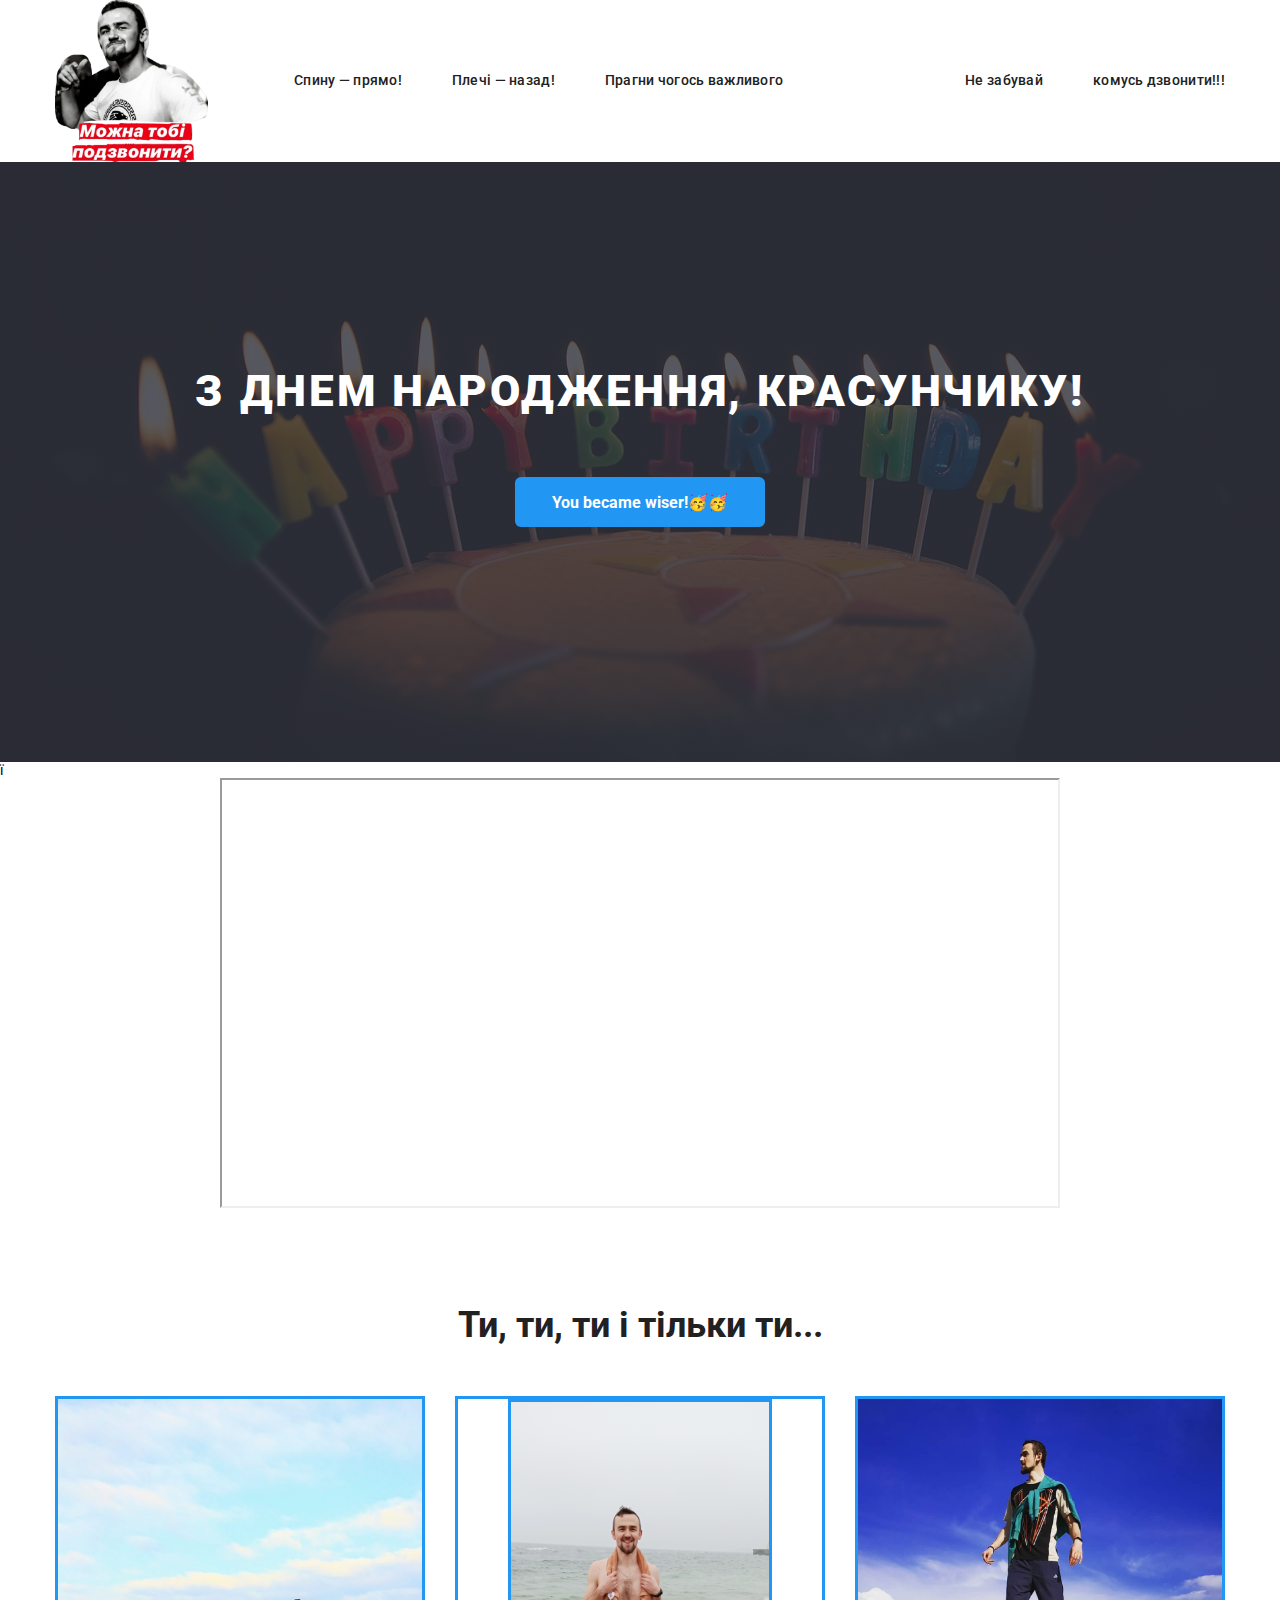
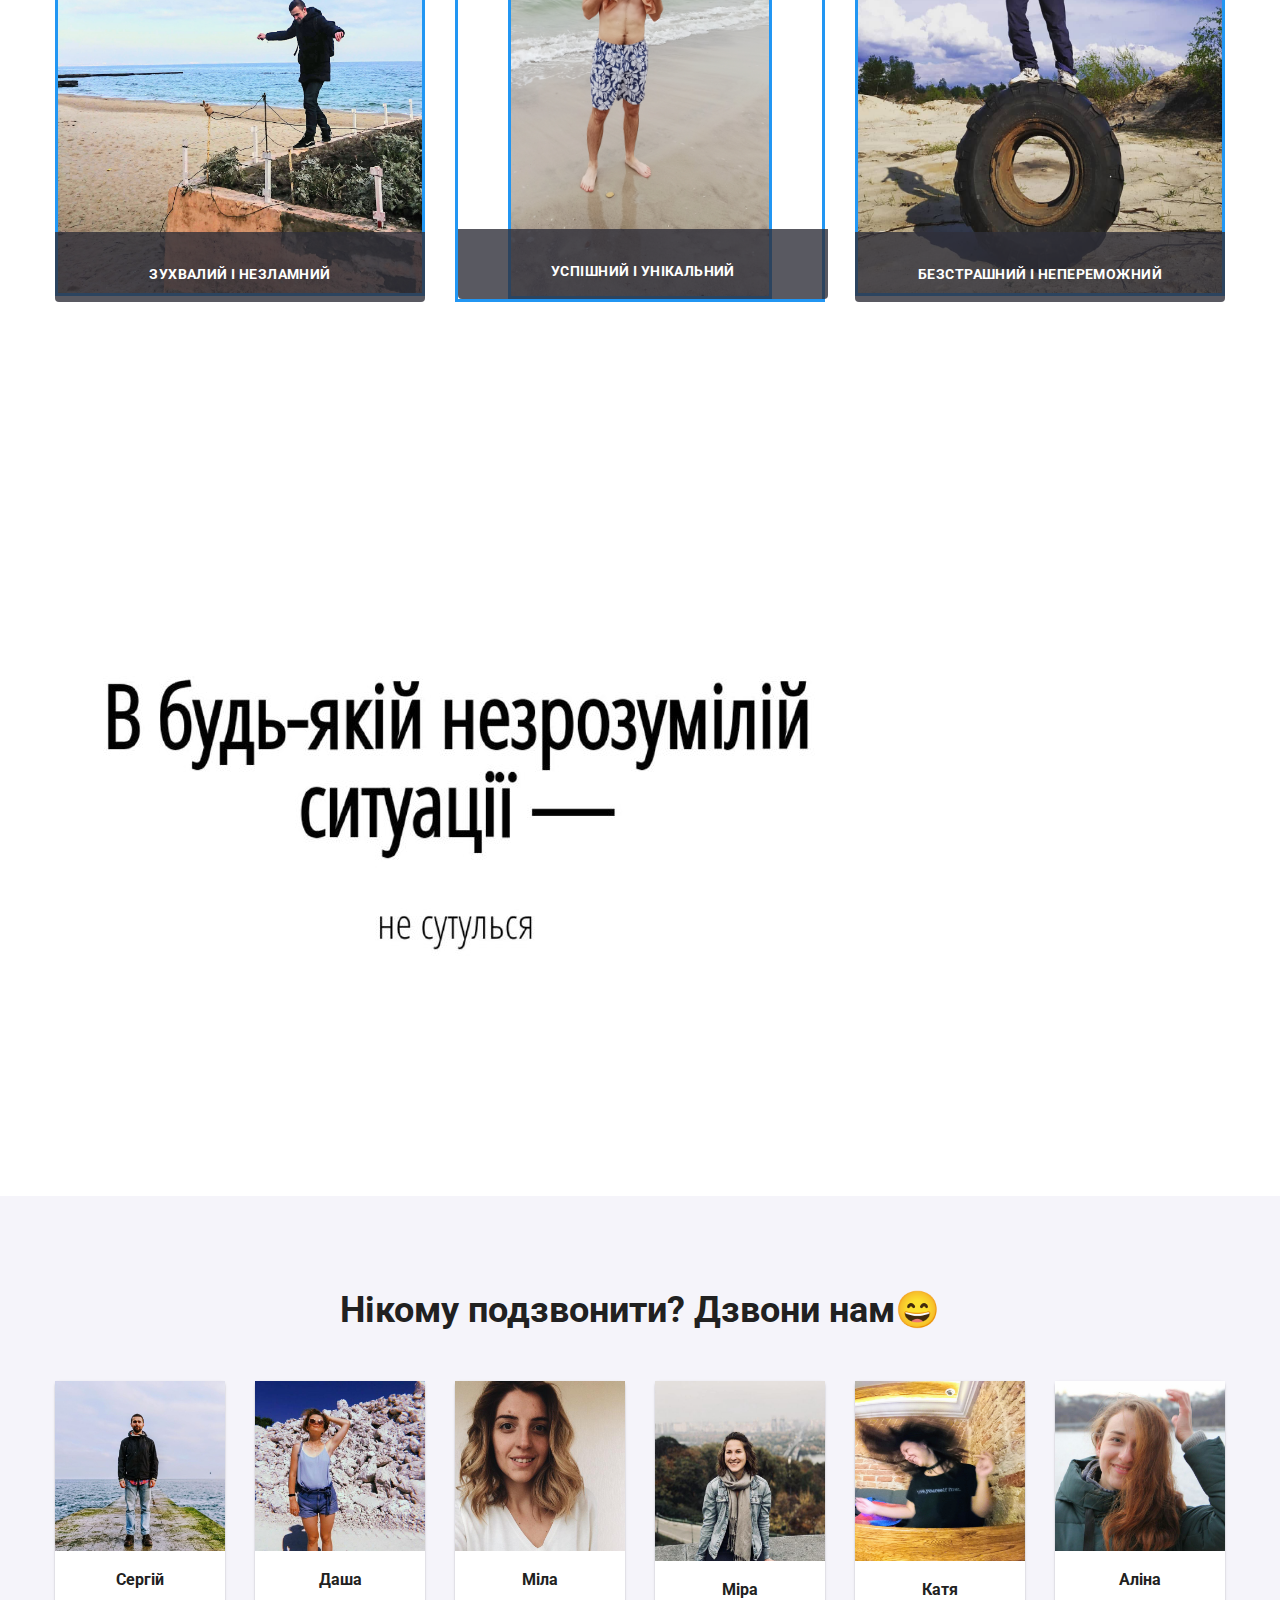
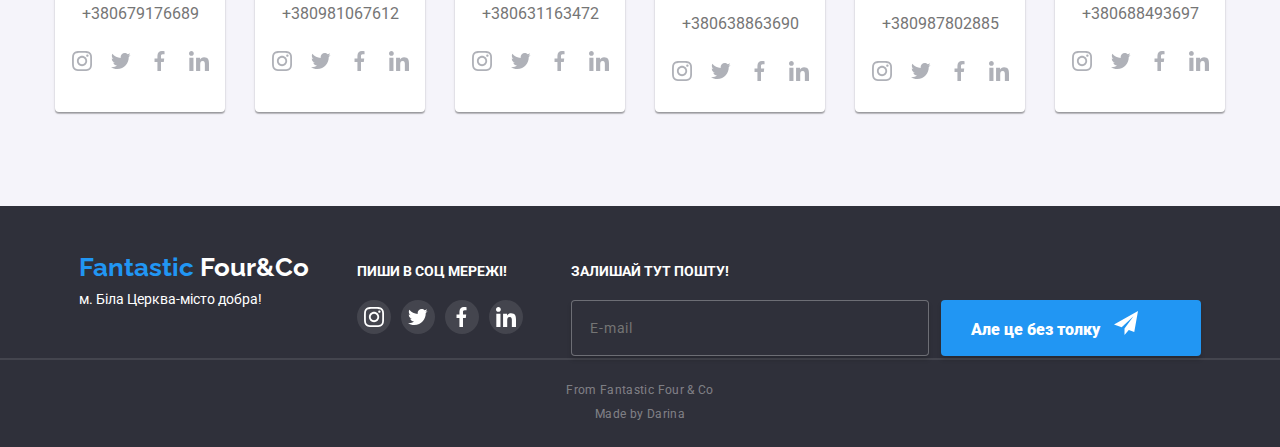
<file: index.html>
<!DOCTYPE html>
<html lang="en">
  <head>
    <meta charset="UTF-8" />
    <meta name="viewport" content="width=device-width, initial-scale=1.0" />

    <title>Happy Birthday!</title>
    <link
    href="https://fonts.googleapis.com/css2?family=Raleway:wght@700;900&family=Roboto:wght@400;500;700;900&display=swap"
    rel="stylesheet"
  />
<link rel="stylesheet" href="https://cdnjs.cloudflare.com/ajax/libs/modern-normalize/0.6.0/modern-normalize.css">
    <link rel="stylesheet" href="./css/styles.css" />
    

  

  
  </head>
  <body>
    <!--ШАПКА сайта-->
        
          <header class="header-content container">
             
              <nav  class="main-nav">
                <a href="./index.html">
                  <img src="./img/dima-face.jpg" width="153" height="100" alt="">
                </a>
                
                  <ul class="site-nav">
                    <li class="item-nav"><a class="nav-option" href="./index.html">Спину — прямо!</a></li>
                    <li class="item-nav"><a class="nav-option" href="">Плечі — назад!</a></li>
                    <li class="item-nav"><a class="nav-option" href="">Прагни чогось важливого</a></li>
                  </ul>
                  </nav>
                
                <ul class="contacts break">
                  <li class="item-nav"><a class="nav-option" href="./index.html">Не забувай</a></li>
                    
                  <li class="item-nav"><a class="nav-option" href="./portfolio.html">комусь дзвонити!!!</a></li>
                </ul>
              
            
             
          
            </header>
            
        <main>
        
          
            
              <section class="section-hero">
                <div class="overlay-image">
                  <h1 class="hero-title">З Днем Народження, красунчику!
                </h1>
                <a class="order-button" href="">You became wiser!🥳🥳</a>
              </div>

                
                
              </section>ї


              <section class="section-hero">
                <iframe width="840" height="430"
src="https://www.youtube.com/embed/Q4aLqGTgxoI?autoplay=1">
</iframe>
              </section>
            
      <!-- central  -->
      
            <!-- <section class="section">
              <div class="container">
              
                <ul class="list-images">
                  <li class="item-image icon-antenna">
                    
                   <div class="plus">
                    <svg class="advantage-icon" width="66 " height="70">
                      <use href="./img/symbol-defs.svg#icon-antenna"></use>
                   </svg>
                   </div>
                    <h3 class="section-title">Внимание к деталям</h3>
                    <p class="text-section">
                      Идейные соображения, а также начало повседневной работы по формированию позиции.
                    </p>
                  </li>
                  <li class="item-image">
                    <div class="plus">
                      <svg  class="advantage-icon"width="66 " height="70">
                        <use href="./img/symbol-defs.svg#icon-clock"></use>
                     </svg>
                    </div>

                    <h3 class="section-title">Пунктуальность</h3>
                    <p  class="text-section">
                      Задача организации, в особенности же <br />
                      рамки и место обучения кадров влечет <br />
                      за собой.
                    </p>
                  </li>
                  <li class="item-image">
                    <div class="plus">
                      <svg  class="advantage-icon" width="77" height="54">
                      <use href="./img/symbol-defs.svg#icon-diagram"></use>
                      </svg>
                    </div>
                    <h3 class="section-title">Планирование</h3>
                    <p class="text-section">
                      Равным образом консультация с <br />
                      широким активом в значительной <br />
                      степени обуславливает.
                    </p>
                  </li>
                  <li class="item-image">
                  <div class="plus"> 
                    <svg  class="advantage-icon" width="77" height="54">
                    <use href="./img/symbol-defs.svg#icon-astronaut"></use>
                    </svg>
                </div>
                    <h3 class="section-title">Современные технологии</h3>
                    <p class="text-section">
                      Значимость этих проблем настолько 
                      очевидна, что реализация плановых 
                      заданий.
                    </p>
                  </li>
                </ul>
             </div>
            </section> -->

            <section class="section">
              <div class="container">
                <h2 class="central-title">Ти, ти, ти і тільки ти...</h2>
              <ul class="list-work">
                <li class="work-item">
                  <img class="men-picture"
                    src="./img/avanture.JPG"
                    
              
                    alt="desktop apps"
                  />
                  <h3 class="products-white">Зухвалий і незламний</h3>
                </li>
                <li class="work-item the-one">
                  <img class="men-picture"
                    src="./img/man.jpg"
                    
                    
                    alt="mobile apps"
                  />
                  <h3 class="products-white">Успішний і унікальний</h3>
                </li>
                <li class="work-item">
                  <img class="men-picture"
                    src="./img/nobreak.png"
                    
                    
                    alt="designer's solution"
                  />
                  <h3 class="products-white">Безстрашний і непереможний</h3>
                </li>
              </ul>
              </div>
            </section>

            <section class="section-her">
              <div class="container">
                
                  
                
              
            <img class="staystill" src="./img/staystill.jpg" alt="">
                
              </div>
            </section>
      
            <section class="section-team section">
          
            <div class="container"> 
              <h2 class="central-title">Нікому подзвонити? Дзвони нам😄</h2>
            <ul class="team-list">
              <li class="member">
                <img src="./img/segii.jpg" alt="photo1" />
                <h3 class="member-name">Сергій</h3>
                <p>+380679176689</p>
                <ul class="social-list">
                  <li class="social-item">
                    <a class="social-option" href="" aria-label="Instagram link">
                     <svg  class="icon-social" width="20" height="20">
                      <use href="./img/symbol-defs.svg#icon-instagram2"></use>
        
                     </svg>
                    </a>
                  </li>
                  <li  class="social-item">
                    <a  class="social-option" href="" aria-label="twitter link">
                      <svg class="icon-social" width="20" height="20">
                        <use href="./img/symbol-defs.svg#icon-twitter"></use>
          
                       </svg>         
                    </a>
                  </li>
                  <li  class="social-item">
                    <a  class="social-option" href="" aria-label="FACEBOOK LINK">
                      <svg class="icon-social" width="20" height="20">
                        <use href="./img/symbol-defs.svg#icon-facebook"></use>
          
                       </svg>      
                    </a>
                  </li>
                  <li  class="social-item">
                    <a  class="social-option" href="" aria-label="lINKEDIN LINK">
                      <svg class="icon-social" width="20" height="20">
                        <use href="./img/symbol-defs.svg#icon-linkedin"></use>
          
                       </svg>       
                    </a>
                  </li>
                </ul>
              </li>
              <li  class="member">
                <img src="./img/dasha.jpg" alt="photo2" />
                <h3 class="member-name">Даша</h3>
                <p>+380981067612</p>
                <ul class="social-list">
                  <li class="social-item">
                    <a class="social-option" href="" aria-label="Instagram link">
                     <svg  class="icon-social" width="20" height="20">
                      <use href="./img/symbol-defs.svg#icon-instagram2"></use>
        
                     </svg>
                    </a>
                  </li>
                  <li  class="social-item">
                    <a  class="social-option" href="" aria-label="twitter link">
                      <svg class="icon-social" width="20" height="20">
                        <use href="./img/symbol-defs.svg#icon-twitter"></use>
          
                       </svg>         
                    </a>
                  </li>
                  <li  class="social-item">
                    <a  class="social-option" href="" aria-label="FACEBOOK LINK">
                      <svg class="icon-social" width="20" height="20">
                        <use href="./img/symbol-defs.svg#icon-facebook"></use>
          
                       </svg>      
                    </a>
                  </li>
                  <li  class="social-item">
                    <a  class="social-option" href="" aria-label="lINKEDIN LINK">
                      <svg class="icon-social" width="20" height="20">
                        <use href="./img/symbol-defs.svg#icon-linkedin"></use>
          
                       </svg>       
                    </a>
                  </li>
                </ul>
              </li>
              <li  class="member">
                <img src="./img/mila.jpg" alt="photo2" />
                <h3 class="member-name">Міла</h3>
                <p>+380631163472</p>
                <ul class="social-list">
                  <li class="social-item">
                    <a class="social-option" href="" aria-label="Instagram link">
                     <svg  class="icon-social" width="20" height="20">
                      <use href="./img/symbol-defs.svg#icon-instagram2"></use>
        
                     </svg>
                    </a>
                  </li>
                  <li  class="social-item">
                    <a  class="social-option" href="" aria-label="twitter link">
                      <svg class="icon-social" width="20" height="20">
                        <use href="./img/symbol-defs.svg#icon-twitter"></use>
          
                       </svg>         
                    </a>
                  </li>
                  <li  class="social-item">
                    <a  class="social-option" href="" aria-label="FACEBOOK LINK">
                      <svg class="icon-social" width="20" height="20">
                        <use href="./img/symbol-defs.svg#icon-facebook"></use>
          
                       </svg>      
                    </a>
                  </li>
                  <li  class="social-item">
                    <a  class="social-option" href="" aria-label="lINKEDIN LINK">
                      <svg class="icon-social" width="20" height="20">
                        <use href="./img/symbol-defs.svg#icon-linkedin"></use>
          
                       </svg>       
                    </a>
                  </li>
                </ul>
              </li>
              <li  class="member">
                <img class="mira" src="./img/mira.jpg" alt="photo2" width="206" height="206"/>
                <h3 class="member-name">Міра</h3>
                <p>+380638863690</p>
                <ul class="social-list">
                  <li class="social-item">
                    <a class="social-option" href="" aria-label="Instagram link">
                     <svg  class="icon-social" width="20" height="20">
                      <use href="./img/symbol-defs.svg#icon-instagram2"></use>
        
                     </svg>
                    </a>
                  </li>
                  <li  class="social-item">
                    <a  class="social-option" href="" aria-label="twitter link">
                      <svg class="icon-social" width="20" height="20">
                        <use href="./img/symbol-defs.svg#icon-twitter"></use>
          
                       </svg>         
                    </a>
                  </li>
                  <li  class="social-item">
                    <a  class="social-option" href="" aria-label="FACEBOOK LINK">
                      <svg class="icon-social" width="20" height="20">
                        <use href="./img/symbol-defs.svg#icon-facebook"></use>
          
                       </svg>      
                    </a>
                  </li>
                  <li  class="social-item">
                    <a  class="social-option" href="" aria-label="lINKEDIN LINK">
                      <svg class="icon-social" width="20" height="20">
                        <use href="./img/symbol-defs.svg#icon-linkedin"></use>
          
                       </svg>       
                    </a>
                  </li>
                </ul>
              </li>
              <li  class="member">
                <img class="mira" src="./img/ket.jpg" alt="photo3" />
                <h3 class="member-name">Катя</h3>
                <p>+380987802885</p>
                <ul class="social-list">
                  <li class="social-item">
                    <a class="social-option" href="" aria-label="Instagram link">
                     <svg  class="icon-social" width="20" height="20">
                      <use href="./img/symbol-defs.svg#icon-instagram2"></use>
        
                     </svg>
                    </a>
                  </li>
                  <li  class="social-item">
                    <a  class="social-option" href="" aria-label="twitter link">
                      <svg class="icon-social" width="20" height="20">
                        <use href="./img/symbol-defs.svg#icon-twitter"></use>
          
                       </svg>         
                    </a>
                  </li>
                  <li  class="social-item">
                    <a  class="social-option" href="" aria-label="FACEBOOK LINK">
                      <svg class="icon-social" width="20" height="20">
                        <use href="./img/symbol-defs.svg#icon-facebook"></use>
          
                       </svg>      
                    </a>
                  </li>
                  <li  class="social-item">
                    <a  class="social-option" href="" aria-label="lINKEDIN LINK">
                      <svg class="icon-social" width="20" height="20">
                        <use href="./img/symbol-defs.svg#icon-linkedin"></use>
          
                       </svg>       
                    </a>
                  </li>
                </ul>
              </li>
              <li  class="member">
                <img src="./img/alina.jpg" alt="photo4" />
                <h3 class="member-name">Аліна</h3>
                <p>+380688493697</p>
                <ul class="social-list">
                  <li class="social-item">
                    <a class="social-option" href="" aria-label="Instagram link">
                     <svg  class="icon-social" width="20" height="20">
                      <use href="./img/symbol-defs.svg#icon-instagram2"></use>
        
                     </svg>
                    </a>
                  </li>
                  <li  class="social-item">
                    <a  class="social-option" href="" aria-label="twitter link">
                      <svg class="icon-social" width="20" height="20">
                        <use href="./img/symbol-defs.svg#icon-twitter"></use>
          
                       </svg>         
                    </a>
                  </li>
                  <li  class="social-item">
                    <a  class="social-option" href="" aria-label="FACEBOOK LINK">
                      <svg class="icon-social" width="20" height="20">
                        <use href="./img/symbol-defs.svg#icon-facebook"></use>
          
                       </svg>      
                    </a>
                  </li>
                  <li  class="social-item">
                    <a  class="social-option" href="" aria-label="lINKEDIN LINK">
                      <svg class="icon-social" width="20" height="20">
                        <use href="./img/symbol-defs.svg#icon-linkedin"></use>
          
                       </svg>       
                    </a>
                  </li>
                </ul>
            </div>
          
            </section>
          
      
            
      
            <!-- <section class="section">
              <div class="container">
                  <h2 class="central-title">Постоянные клиенты</h2>
                  <ul class="client-list">
                    <li class="client-item">
                      <a class="logo-first" href=""><svg class="company-logo" width="44" height="49" >
                        <use href="./img/symbol-defs.svg#icon-logo1"></use>
          
                       </svg>   </a></li>
                    <li class="client-item">
                      <a class="logo-first" href=""><svg   class="company-logo" width="40" height="52" >
                        <use href="./img/symbol-defs.svg#icon-logo2"></use>
          
                       </svg></a></li>
                    <li class="client-item">
                      <a class="logo-first" href="">
                        <svg  class="company-logo"  width="41" height="43" >
                          <use href="./img/symbol-defs.svg#icon-logo3"></use>
            
                         </svg>
                      </a>
                    </li>
                    <li class="client-item">
                      <a class="logo-first" href=""><svg  class="company-logo"  width="80" height="42" ><use href="./img/symbol-defs.svg#icon-logo4"></use>
        
                      </svg></a>
                    </li>
                    <li  class="client-item">
                      <a  class="logo-first" href="">
                        <svg  class="company-logo"  width="59" height="47"><use href="./img/symbol-defs.svg#icon-logo5"></use>
        
                        </svg>
                      </a>
                  </li>
                    <li class="client-item" >
                    <a  class="logo-first" href="">
                      <svg  class="company-logo"  width="89" height="46"><use href="./img/symbol-defs.svg#icon-logo6"></use>
        
                      </svg>
                    </a>  
                    </li>
                    
                  </ul>
              </div>
            </section>
            -->
         
          </main>
        
    
        <footer>
          <div class="footer-content">
      <div class="logo-address">
        <a class="logo-link" href="./index.html">
          <span class="logo"
            >Fantastic
            <span class="studio-white">Four&Co</span>
          </span>
        </a>
        <address >
          <span class="address">м. Біла Церква-місто добра!</span>
          <!-- <br /> -->
    
        </address>
      </div>
      <!-- check -->
    
      <div class="footer-social">
        <b class="join"> Пиши в соц мережі!</b>
        <ul class="social-list">
          <li class="footer-item">
            <a class="social-option" href="" aria-label="Instagram link">
             <svg class="footer-svg" width="20" height="20">
              <use href="./img/symbol-defs.svg#icon-instagram2"></use>

             </svg>
            </a>
          </li>
          <li  class="footer-item">
            <a  class="social-option" href="" aria-label="twitter link">
              <svg class="footer-svg" width="20" height="20">
                <use href="./img/symbol-defs.svg#icon-twitter"></use>
  
               </svg>         
            </a>
          </li>
          <li  class="footer-item">
            <a  class="social-option" href="" aria-label="FACEBOOK LINK">
              <svg class="footer-svg" width="20" height="20">
                <use href="./img/symbol-defs.svg#icon-facebook"></use>
  
               </svg>      
            </a>
          </li>
          <li  class="footer-item">
            <a  class="social-option" href="" aria-label="lINKEDIN LINK">
              <svg class="footer-svg" width="20" height="20">
                <use href="./img/symbol-defs.svg#icon-linkedin"></use>
  
               </svg>       
            </a>
          </li>
        </ul>
      </div>
    
      <div class="footer-subscribe">
        <b class="join">Залишай тут пошту!</b>
        <div class="join-form">
          <input class="email-footer" type="email" placeholder="E-mail" />
        <button class="button-join">          
          Але це без толку
          <svg width="24" height="24">
            <use href="./img/symbol-defs.svg#icon-icon-send"></use>
          </svg>
        </button>
        </div>
      </div>
     </div>

     <div class="copyright-div">
      <p class="line"></p>
      <p class="copyright">From Fantastic Four & Co
      <br>

        Made by Darina
        </p>
     </div>
   
 
</footer>
        
  </body>
</html>
</file>
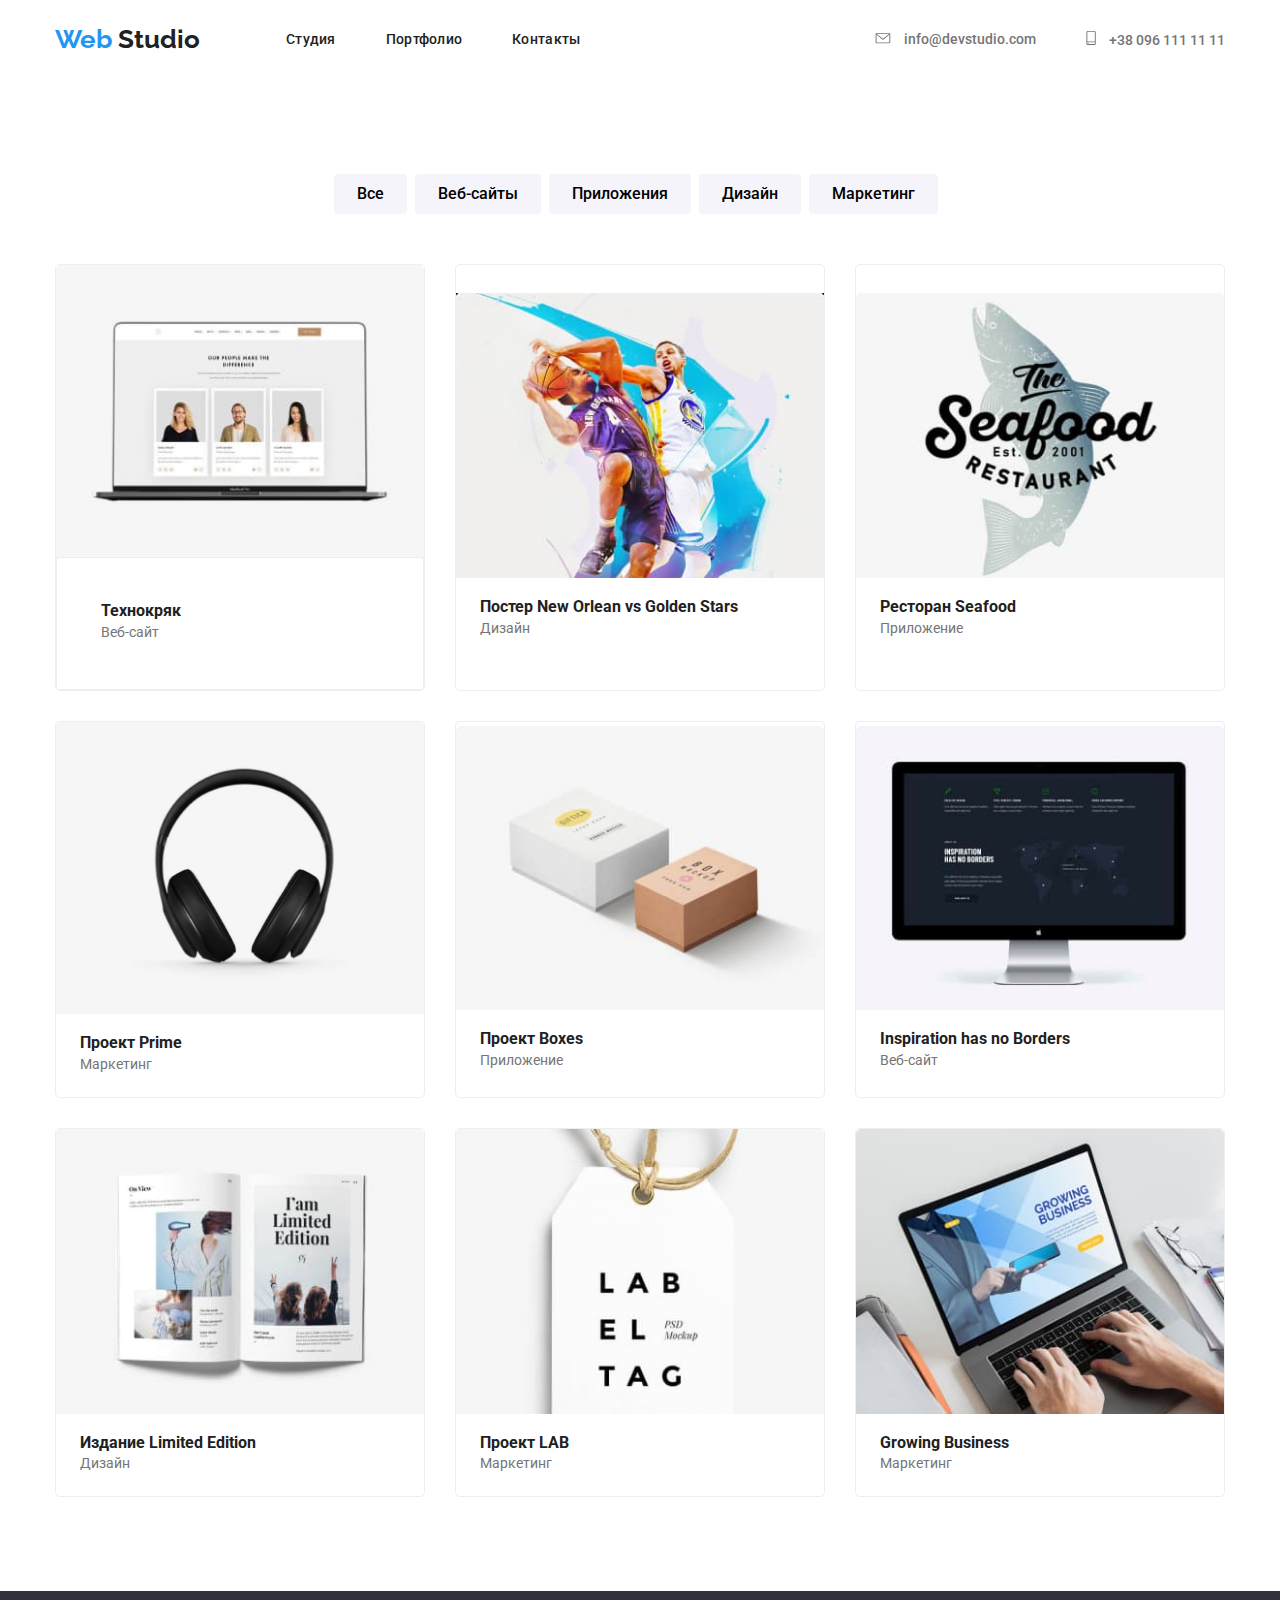
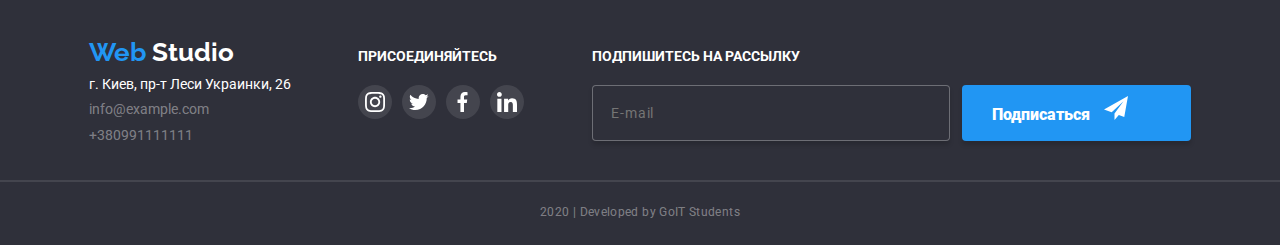
<file: portfolio.html>
<!DOCTYPE html>
<html lang="en">
  <head>
    <meta charset="UTF-8" />
    <meta name="viewport" content="width=device-width, initial-scale=1.0" />
    <title>Web Studio</title>
    <link
    href="https://fonts.googleapis.com/css2?family=Raleway:wght@700;900&family=Roboto:wght@400;500;700;900&display=swap"
    rel="stylesheet"
  />
<link rel="stylesheet" href="https://cdnjs.cloudflare.com/ajax/libs/modern-normalize/0.6.0/modern-normalize.css">
    <link rel="stylesheet" href="./css/styles.css" /> 
  </head>
  <body>
    <!--ШАПКА сайта-->
    <header class="header-content container">
             
      <nav  class="main-nav">
        <a href="./index.html">
          <span class="logo"
            >Web
            <span class="studio">Studio</span>
          </span>
        </a>
        
          <ul class="site-nav">
            <li class="item-nav"><a class="nav-option" href="./index.html">Студия</a></li>
            <li class="item-nav"><a class="nav-option" href="./portfolio.html">Портфолио</a></li>
            <li class="item-nav"><a class="nav-option" href="">Контакты</a></li>
          </ul>
          </nav>
        
        <ul class="contacts break">
          <li class="header-contact">
            <a class="contact-link" href="mailto:info@devstudio.com"> 
              <svg class="contact-email">
                <use href="./img/symbol-defs.svg#icon-envelope"></use>
              </svg>
              info@devstudio.com</a>

          <li class="header-contact">
            
            <a class="contact-link" href="tel:+380961111111">
              <svg class="phone-number">
              <use href="./img/symbol-defs.svg#icon-smartphone"></use>
            </svg>
            +38 096 111 11 11</a>
          </li>
         
          </li>
        </ul>
      
    
     
  
    </header>
      <main>
      
        <section class="section">
         <div class="container">
          <ul class="list-buttons">
            <!--radio button-->
            <li class="filter-item">
              <button class="filter-button" type="button">Все</button>
            </li>
            <li class="filter-item">
              <button class="filter-button" type="button">Веб-сайты</button>
            </li>
  
            <li class="filter-item">
              <button class="filter-button" type="button">Приложения</button>
            </li>
            <li class="filter-item">
              <button class="filter-button" type="button">Дизайн</button>
            </li>
            <li class="filter-item">
              <button class="filter-button" type="button">Маркетинг</button>
            </li>
          </ul>
  
            <ul class="list-portfolio">
              <li class="portfolio-item">
                <a href="">
                  <div class="overlay">
                  <img src="./img/portfolio1.jpg" width="378" alt="portfolio-image">
                  <p class="content-text">Технокряк это современная площадка распространения коронавируса.
                    Компании используют эту платформу для цифрового шпионажа и атак на защищённые сервера конкурентов.</p></div>
                    <div class="block">
                  <h3 class="portfolio-heading">Технокряк</h3>
                  <p class="port-text">Веб-сайт</p>
                </div>
                </a>
              </li>
              <li class="portfolio-item">
                <a href=""
                  ><img src="./img/sport.jpg" alt="Sport" />
                  <h3  class="portfolio-heading">Постер New Orlean vs Golden Stars</h3>
                  <p class="port-text">Дизайн</p></a
                >
              </li>
              <li class="portfolio-item">
                <a href=""
                  ><img src="./img/restaurant.jpg" alt="Seafood" />
                  <h3  class="portfolio-heading">Ресторан Seafood</h3>
                  <p class="port-text">Приложение</p></a
                >
              </li>
              <li class="portfolio-item">
                <a href="">
                  <img src="./img/headset.jpg"  alt="headset" />
                  <h3  class="portfolio-heading">Проект Prime</h3>
                  <p class="port-text">Маркетинг</p></a
                >
              </li>
              <li class="portfolio-item">
                <a href="">
                  <img src="./img/boxes.jpg" alt="boxes" />
                  <h3  class="portfolio-heading">Проект Boxes</h3>
                  <p  class="port-text">Приложение</p>
                </a>
              </li>
              <li class="portfolio-item">
                <a href="">
                  <img src="./img/screen.jpg"  alt="screen" />
                  <h3  class="portfolio-heading">Inspiration has no Borders</h3>
                  <p  class="port-text">Веб-сайт</p>
                </a>
              </li>
              <li class="portfolio-item">
                <a href="">
                  <img src="./img/img7.jpg" alt="magazines" />
                  <h3  class="portfolio-heading">Издание Limited Edition</h3>
                  <p  class="port-text">Дизайн</p>
                </a>
              </li>
              <li class="portfolio-item">
                <a href="">
                  <img src="./img/project-lab.jpg"  alt="project-lab" />
                  <h3  class="portfolio-heading">Проект LAB</h3>
                  <p  class="port-text">Маркетинг</p>
                </a>
              </li>
              <li class="portfolio-item">
                <a href="">
                  <img src="./img/lap-top.jpg" alt="lap-top" />
                  <h3  class="portfolio-heading">Growing Business</h3>
                  <p class="port-text">Маркетинг</p>
                </a>
              </li>
            </ul>
         </div>
          </section>
      
        
      
    </main> 
    <footer>
      <div class="footer-content">
  <div class="logo-address">
    <a class="logo-link" href="./index.html">
      <span class="logo"
        >Web
        <span class="studio-white">Studio</span>
      </span>
    </a>
    <address >
      <span class="address">г. Киев, пр-т Леси Украинки, 26</span>
      <!-- <br /> -->

      <a class="tel-email" href="mailto:info@example.com"
        >info@example.com</a
      >
      <!-- <br /> -->
      <a class="tel-email" href="tel:+380991111111">+380991111111</a>
    </address>
  </div>
  <!-- check -->

  <div class="footer-social">
    <b class="join">Присоединяйтесь</b>
    <ul class="social-list">
      <li class="footer-item">
        <a class="social-option" href="" aria-label="Instagram link">
         <svg class="footer-svg" width="20" height="20">
          <use href="./img/symbol-defs.svg#icon-instagram2"></use>

         </svg>
        </a>
      </li>
      <li  class="footer-item">
        <a  class="social-option" href="" aria-label="twitter link">
          <svg class="footer-svg" width="20" height="20">
            <use href="./img/symbol-defs.svg#icon-twitter"></use>

           </svg>         
        </a>
      </li>
      <li  class="footer-item">
        <a  class="social-option" href="" aria-label="FACEBOOK LINK">
          <svg class="footer-svg" width="20" height="20">
            <use href="./img/symbol-defs.svg#icon-facebook"></use>

           </svg>      
        </a>
      </li>
      <li  class="footer-item">
        <a  class="social-option" href="" aria-label="lINKEDIN LINK">
          <svg class="footer-svg" width="20" height="20">
            <use href="./img/symbol-defs.svg#icon-linkedin"></use>

           </svg>       
        </a>
      </li>
    </ul>
  </div>

  <div class="footer-subscribe">
    <b class="join">Подпишитесь на рассылку</b>
    <div class="join-form">
      <input class="email-footer" type="email" placeholder="E-mail" />
    <button class="button-join">          
      Подписаться
      <svg width="24" height="24">
        <use href="./img/symbol-defs.svg#icon-icon-send"></use>
      </svg>
    </button>
    </div>
  </div>
 </div>

 <div class="copyright-div">
  <p class="line"></p>
  <p class="copyright">2020 | Developed by GoIT Students</p>
 </div>


</footer>
  
  </body>
</html>
</file>
<file: css/styles.css>
/* цвет основного текста (р) color:  #757575;
цвет заголовков и ссылок #212121;
цвет фона бади #FFFFFF
цвет ховера и эффектов #2196F3
цвет футера background: #2F303A;
цвет текста в футере (заголовки - color: #FFFFFF;
цвет имейла и телефона в футере - color: rgba(255, 255, 255, 0.6);
цвет копирайта color: rgba(255, 255, 255, 0.4);
var(--main-bg-color)  #FFFFFF;
 var(--main-txt-color) #757575 ;
 */

 

 :root {
  --main-bg-color: #ffffff;
  --main-txt-color: #757575;
  --h123-link-color: #212121;
  --hover-focus-color: #2196f3;
  --footer-bg-color: #2f303a;
}

html {
    margin: 0;
    padding: 0;
    box-sizing: border-box;
}

*, *::before, *::after {
  box-sizing: inherit;
}

body {
  background-color: var(--main-bg-color);
  font-size: 14px;
  background: var(--main-bg-color);
  font-family: Roboto, sans-serif;
}

.container {
  margin-left: auto;
    margin-right: auto;
    width: 1200px;
    padding-left: 15px;
    padding-right: 15px;
  }


/* main {
  outline: tomato;
} */

img {
  display: block; 
  max-width: 100%;
  height: auto;
}
a {
  display: block;
  cursor: pointer;
  margin: 0;
}


/* Page header */
.logo {
  color: var(--hover-focus-color);
  font-family: Raleway, sans-serif;
  font-style: normal;
  font-weight: bold;
  font-size: 26px;
  line-height: 31px;
  width: 153px;
  height: 1.19;
  margin-bottom: 25px;
}
/* main nav */
.header-content {
  display: flex;
  
}


 .main-nav {
  display: flex;
  align-items: center;
  
} 
.studio {
  color: #212121;

}

.contacts {
  display: inline-flex;
  margin-left: auto;
  align-items: center;
    
  
}
.break {
   padding: 0;
    list-style: none;
    text-decoration: none;
}
.contact-link {
  display: block;

  color: var(--main-txt-color);
  font-style: normal;
  font-weight: 500;
  font-size: 14px;
  line-height: 1.14;
  text-decoration: none;
  list-style: none;
  
}


.contact-link:hover,
.contact-link:focus {
  color: var(--hover-focus-color);
  font-style: normal;
  /* transition: transform  250ms cubic-bezier(0.4, 0, 0.2, 1); */
}


.phone-number {
  display: inline-block;
  width: 10px;
  height: 14px;
  margin-right: 10px;

}

.contact-link:hover .contact-email,
.contact-link:focus .contact-email {
  --color4: var(--hover-focus-color);
  /* transition: transform  250ms cubic-bezier(0.4, 0, 0.2, 1); */
}


.contact-email {
  display: inline-block;
  width: 16px;
  height: 11px;
  margin-right: 10px;
  fill: var(--main-txt-color);

}

.contact-link:hover .phone-number,
.contact-link:focus .phone-number {
  --color4: var(--hover-focus-color);
  /* transition: transform  250ms cubic-bezier(0.4, 0, 0.2, 1); */
}






.contacts .header-contact+.header-contact {
  margin-left: 50px;
}



.nav-option {
  display: inline-block;
  padding-top: 32px;
  padding-bottom: 32px;
  position: relative;
  
  
  

}

.nav-option:hover,
.nav-option:focus {
  color: var(--h123-link-color);  
}

.nav-option::after {
  content: "";
  
  width: 100%;
  height: 4px;
  background-color: var(--hover-focus-color);
  position: absolute;
  left: 0;
  bottom: 0;
  opacity: 0;
  
}

.nav-option:hover::after
 {
  opacity: 1;
  transition: opacity  250ms cubic-bezier(0.4, 0, 0.2, 1);
}

.nav-option:focus::after {
  opacity: 1;
  background-color: var(--hover-focus-color);
  transition: opacity  250ms cubic-bezier(0.4, 0, 0.2, 1);  
}

.nav-option:active::after {
  opacity: 1;
    
}
a {
    
  color: var(--h123-link-color);
  list-style: none;
  text-decoration: none;
  margin: 0;
  padding: 0;
}
.header-contact {
 display: flex;
}
.nav-option {
    font-family: Roboto;
font-style: normal;
font-weight: 500;
font-size: 14px;
line-height: 1.14;
letter-spacing: 0.02em;
}

.nav-option:hover,
.nav-option:focus {
  color: var(--hover-focus-color);
  
}

/* display: inline-block;
  border: 1px solid transparent;
  border-radius: 6px;
  padding: 11px 34px;
  min-width: 130px;
  color: var(--title-text-color);
  background-color: var(--primary-white-color);
  font-weight: 500;
  font-size: 15px;
  line-height: 1.2;
  text-decoration: none;
  text-align: center;
} */



/* Page header */

.overlay-image {
  max-width: 1600px;
  height: 600px;
  margin-right: auto;
  margin-left: auto;
  background-image: 
  linear-gradient(to right, rgba(47, 48, 58, 0.8), rgba(47, 48, 58, 0.8)
  ),
  
  url(../img/birthday.jpg);
  background-repeat: no-repeat;
  background-position: center;
background-size: cover;
}
.section-hero {
  text-align: center;
  
}
.section-her {
  align-items: center;
  justify-content: center;
  padding-left: auto;
  padding-right: auto;
}

.mira {
  width: 180px;
  height: 180px;
  size: inherit;
}

.hero-title {
  margin-bottom: 56px;
  padding-top: 200px;
  text-transform: uppercase;
  font-weight: 900;
  font-size: 44px;
  line-height: 1.36;
  letter-spacing: 0.06em;
  color: var(--main-bg-color);
}


.order-button {
  display: inline-block;
  border: 1px solid transparent;
  border-radius: 6px;
  width: 250px; 
  height: 50px; 
  padding: 10px 32px;
  color: var(--main-bg-color);
  background: var(--hover-focus-color);
  font-size: 16px;
  line-height: 1.87;
  font-weight: bold;
}


.central-title {
  font-size: 36px;
  align-content: center;
  text-align: center;  
  margin-bottom: 50px; 
}


.section-team {
  background: #f5f4fa;
  padding-left: auto;
  padding-right: auto;
}



p {
  color: var(--main-txt-color);
  font-size: 14px;
  line-height: 1.71;
  margin: 0;
  padding: 0;
}

ul {
    margin: 0;
    padding: 0;
    list-style: none;
}

.site-nav {
    font-family: Roboto;
    font-style: normal;
    font-weight: 500;
    font-size: 14px;
    list-style: none;
    display: flex;
  margin-left: 86px;
}
.item-nav {
  margin-right: 50px;
}

.item-nav:last-child {
  margin-right: 0;
}



.list-images {
  display: flex;
  flex-wrap: nowrap;
  text-decoration: none;
  list-style: none;
  justify-content: center;

 }

 .men-picture {
   height: 500px;
   border: solid 3px var(--hover-focus-color);
   
 }
.the-one {
  padding-left: 50px;
  padding-right: 50px; 
  border: solid 3px var(--hover-focus-color);
}
 

 .item-image {
  width: calc((100% - 90px) / 4);
  display: block;
  box-sizing: border-box;
  margin: 0;
  margin-right: 30px;
  text-align: center;
  justify-content: center;

}



.item-image:last-child {
margin-right: 0;
}



.plus {
width: 270px;
height: 120px;
background-color: #F5F4FA;;
margin-bottom: 30px;
display: flex;
align-items: center;
justify-content: center;
}

.advantage-icon:hover {
  --color2: #2196f3;
  --color3: #2196f3;
  cursor: pointer;
  
}


.section-title {
  text-align: left;
  margin-bottom: 10px;
  
}

.text-section {
  display: inline-block;
  text-align: left;
}

 .list-work {
  display: flex;
  flex-wrap: nowrap;
  list-style: none;
  justify-content: center;
 }

 .work-item {
   position: relative;
   margin-right: 30px;
   width: calc((100% - 60px) / 3);
   display: block;
   
 }
 
 .work-item:last-child {
   margin-right:  0;
 }

 .section {
   padding-bottom: 94px;
   padding-top: 94px;
   
 } 

.staystill {
  display: block;
  
  justify-content: center;
}
   /* .mira {
     height: 206px;
    
   } */

 .team-list {
  display: flex;
  flex-wrap: nowrap;
  list-style: none; 
  justify-content: center; 
 }
.list {
    list-style: none;
}

.member {
  display: block;
  width: calc((100% - 90px) / 6);
  margin-right: 30px;
  background-color: var(--main-bg-color);
  box-shadow: 0px 2px 1px rgba(0, 0, 0, 0.2), 0px 1px 1px rgba(0, 0, 0, 0.14), 0px 1px 3px rgba(0, 0, 0, 0.12);
  border-radius: 4px;

}

.member .member-name {
  text-align: center;
  margin-top: 20px;
  margin-bottom: 10px;
}

.member p {
  text-align: center;
  margin-bottom: 16px;
  font-size: 16px;
}

.member:last-child {
  margin-right: 0;
}

.social-list {
  display: flex;
  list-style: none;
  justify-content: center;
  margin-bottom: 24px;
}

.social-list:last-child {
  margin-right: 0px;
}

  .social-list .social-item:not(:last-child) {
    margin-right: 5px;
}
.social-item:hover,
.social-item:focus 
{ fill: var(--main-bg-color);
  background-color: var(--hover-focus-color);
  border-radius: 44px;
  transition: background-color 250ms cubic-bezier(0.4, 0, 0.2, 1);
  
}





.client-list {
  display: flex;
  list-style: none;
  justify-content: center;
}

.client-item {
  margin-right: 30px;
  width: calc((100% - 150px) / 6);
  border: 1px solid #AFB1B8;
}

.client-item:last-child {
  margin-right: 0px;
}
h1,
h2,
h3 {
  color: var(--h123-link-color);
  margin: 0;
  padding: 0;
}

.section-portfolio {
  padding-top: 100px;
}

.overlay {
  position: relative;
    overflow: hidden;
}

.content-text {
  position: absolute;
  display: flex;
  top: 0px;
  left: 0px;
  min-width: 100%;
  height: 100%;

  transform: translateY(101%);
  transition: transform 250ms cubic-bezier(0.4, 0, 0.2, 1);

  color: var(--primary-white-color);
  background: rgba(33, 150, 243, 0.9);
  padding: 63px 24px 63px 24px;
  margin: 0px;

  font-size: 18px;
  line-height: 1.6;
}


.block {
  border: 1px solid #EEEEEE;
    /* border-radius: 0px 0px 5px 5px; */

    padding: 24px 20px;
}

.filter-button:hover,
.filter-button:focus {
  font-family: Roboto;
  background-color: var(--hover-focus-color);
  transition: background-color 250ms cubic-bezier(0.4, 0, 0.2, 1);
 
}

.filter-item {
  margin-right: 8px;
}



.filter-button {
  font-family: Roboto;
  font-style: normal;
  font-weight: 500;
  font-size: 16px;
  line-height: 1.6;
  background: #F5F4FA;
  border-radius: 4px;
  border: 1px solid transparent;
  padding: 6px 22px;

 
}
.filter-button:hover,
.filter-button:focus{
  color: var(--main-bg-color);
  background-color: var(--hover-focus-color);
  box-shadow: 0px 2px 2px rgba(0, 0, 0, 0.12), 0px 1px 2px rgba(0, 0, 0, 0.08), 0px 3px 1px rgba(0, 0, 0, 0.1);
border-radius: 4px;
cursor: pointer;
transition: background-color 250ms cubic-bezier(0.4, 0, 0.2, 1);

}


.address {
  display: block;
  color: var(--main-bg-color);
  font-size: 14px;
  font-style: normal;
  margin-bottom: 9px;
  
}

.tel-email {
  display: block;
  color: rgba(255, 255, 255, 0.4);
  text-decoration: none;
  font-style: normal;
  margin-bottom: 9px;
}

.join {
  display: block;
  color: var(--main-bg-color);
  font-size: 14px;
  text-transform: uppercase;
  margin-bottom: 21px;
  
}
.footer-subscribe {
  margin-top: 57px;
}
.footer-subscribe .button-join {
  background: var(--hover-focus-color);
    color: var(--main-bg-color);
    font-weight: 900;
    line-height: 1.8;
    font-size: 16px;
    box-shadow: 0px 4px 4px rgba(0, 0, 0, 0.15);
    border-radius: 4px;
    padding: 10px 62px 10px 29px;
    border: 1px solid transparent;
    display: inline-block;
}

.button-join svg{
  margin-left: 10px;
}

.portfolio:hover,
.portfolio:focus,
.portfolio:active {
  color: var(--hover-focus-color);
  text-decoration: underline;
  transition: color 250ms cubic-bezier(0.4, 0, 0.2, 1);
 
}





.products-white {
  
  color: var(--main-bg-color);
  font-size: 14px;
  text-transform: uppercase;
  letter-spacing: 0.03em;
  background: rgba(47, 48, 58, 0.8);
  border-radius: 0px 0px 4px 4px;
  height: 70px;
  line-height: 1.1;
  padding-top: 35px;

  margin: 0px;
  position: absolute;
  bottom: 0%;
  left: 0%;
  display: block;
    text-align: center;
    white-space: nowrap;
    width: 370px;


 
  
  
}



/* portfolio */

.list-buttons {
  list-style: none;
  display: flex;
  flex-wrap: nowrap;
  justify-content: center;
  margin-bottom: 50px;
  
}
.list-portfolio {
  display: flex;
  flex-wrap: wrap;
  list-style: none;
  justify-content: center;

}

  
  


.blue-text:hover {
  background-color: var(--hover-focus-color);
  line-height: 1.55;
  transition: background-color 250ms cubic-bezier(0.4, 0, 0.2, 1);
  
}



/*margin 30px */

.blue-text {
  margin:0;

  
 
}

.portfolio-item {
  
  display: block;
  box-sizing: border-box;
  width: calc((100% - 60px)/ 3);

  margin-right: 30px;
  margin-bottom: 30px;
  align-content: center;
  
  
  border-radius: 5px;
  border: 1px solid #EEEEEE;
  overflow: hidden;
}



.portfolio-item:nth-child(3n) {
  margin-right: 0;
}



.portfolio-item:nth-last-child(-n + 3) {
  margin-bottom: 0;
}
.portfolio-heading {
  padding-left: 24px;
  padding-top: 20px;
  padding-right: 24px;
}

.portfolio-item:hover {
  box-shadow: 1px 4px 6px rgba(0, 0, 0, 0.16), 0px 4px 4px rgba(0, 0, 0, 0.06), 0px 1px 1px rgba(0, 0, 0, 0.12);
  transition:  box-shadow  250ms cubic-bezier(0.4, 0, 0.2, 1);
}

.port-text {
  padding-right: 24px;
  padding-left: 24px;
  padding-bottom: 20px;
}
/* Footer */
footer {
  background-color: var(--footer-bg-color);
}

.footer-content {
  display: flex;
  justify-content: space-around;
 
  margin-left: auto;
  margin-right: auto;
  width: 1200px;
  padding-left: 15px;
  padding-right: 15px;
  align-items: baseline;

}
.logo-link {
  margin-bottom: 8px;
}

.logo-address {
  margin-top: 45px;
  margin-bottom: 28px;
}
.logo-footer {
  display: block;
  color: var(--primary-white-color);
  margin-top: 56px;
}
.studio-footer {
  color: var(--hover-focus-color);
}



.studio-white {
  color: var(--main-bg-color);
}
.copyright {
  font-weight: 400;
    font-size: 12px;
    line-height: 2.0;
    text-align: center;
    letter-spacing: 0.03em;
    color: rgba(255, 255, 255, 0.4);
    border-top-width: 3px;
    margin-bottom: 0;
    padding-bottom: 21px;
  
}

.join-form {
  display: flex;
}

.submit {
  background-color: var(--hover-focus-color);
  border: 1px solid transparent;
  border-radius: 4px;
  box-shadow: 0px 4px 4px rgba(0, 0, 0, 0.15);
}
.submit::after {
  display: inline-block;
  content: "";
  background-size: contain;
  background-repeat: no-repeat;
  background-position: center;
  background-image: url(../img/phone.svg);
}



.email-footer {
  background-color: var(--footer-bg-color);
  border: 1px solid rgba(255, 255, 255, 0.3);
    font-weight: 400;
    text-align: left;
    letter-spacing: 0.06em;
    box-shadow: 0px 4px 4px rgba(0, 0, 0, 0.15);
    border-radius: 4px;
    margin-right: 12px;
    padding: 12px 18px;
    display: block;
    width: 358px;
}

.footer-item {
  fill: var(--main-bg-color);
  background-color: rgba(255, 255, 255, 0.1);
  border-radius: 50%;
  display: flex;
  justify-content: center;
  align-items: center;
}
.footer-social {
  margin-top: 56px;
}

.footer-svg{
  --color5: #FFFFFF;
}

.line {
  border: 1px solid rgba(255, 255, 255, 0.1);
  margin-bottom: 18px;
}


.footer-item:hover,
.footer-item:focus {
  background-color: var(--hover-focus-color);
  border-radius: 50%;
  transition: background-color 250ms cubic-bezier(0.4, 0, 0.2, 1);
  
}


.social-list .footer-item:not(:last-child) {
  margin-right: 10px;
}
/* .social-networks {
  fill: #FFFFFF;} */

  
.social-option{
  width: 34px;
    height: 34px;
    border-radius: 50%;
    display: flex;
    align-items: center;
    justify-content: center;
    cursor: pointer;
}

 .social-option:hover,
 .social-option:focus {
  color: var(--main-bg-color);
  background-color: var(--hover-focus-color);
  transition: background-color 250ms cubic-bezier(0.4, 0, 0.2, 1);
  

}


.social-option .icon-social {
  --color5: #AFB1B8;
}

.social-option:hover .icon-social{
  --color5: #ffffff; 
  
}


.company-logo {
  --color5: #AFB1B8;


}


.logo-img {
  height: 31px;
  width: 50px;
}
.logo-first:hover .company-logo{
--color5: var(--hover-focus-color);
cursor: pointer;

}



.client-item:hover {
  border: 1px solid  var(--hover-focus-color);
 

}

.logo-first {
  min-width: 170px;
  height: 90px;
  fill: #AFB1B8;
  border-radius: 4px;
  display: flex;
  justify-content: center;
  align-items: center;
  cursor: pointer;
}

/* .client-list. .logo-first:hover  {
 
 border: 1px solid  var(--hover-focus-color);
 --color5 : var(--hover-focus-color);
}
.client-item svg {

  fill: var(--hover-focus-color);
} */


/* .logo-second {
  width: 170px;
  height: 90px;
}

.logo-third{
  width: 170px;
  height: 90px;
}

.logo-fourth {
  width: 170px;
  height: 90px;
}

.logo-fifth {
  width: 170px;
  height: 90px;
}

.logo-six {
  width: 170px;
  height: 90px;
} */
</file>
